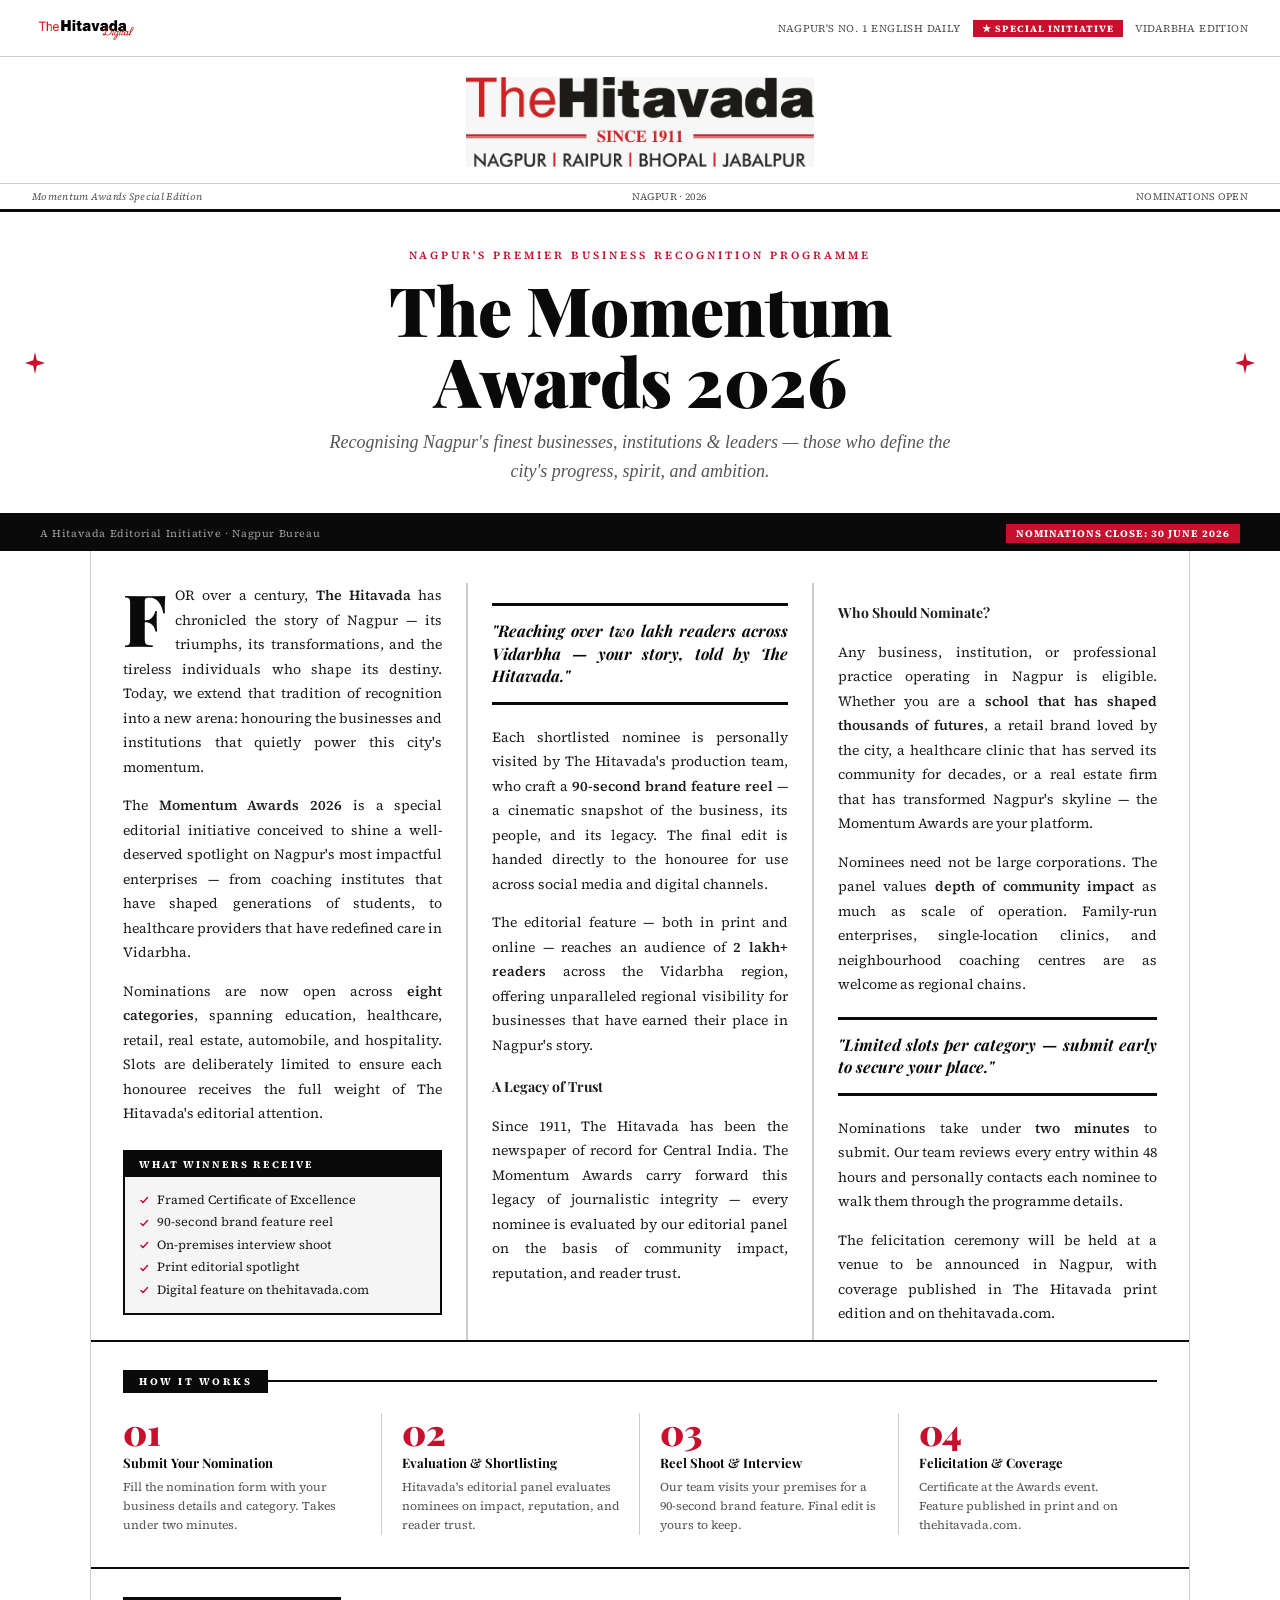
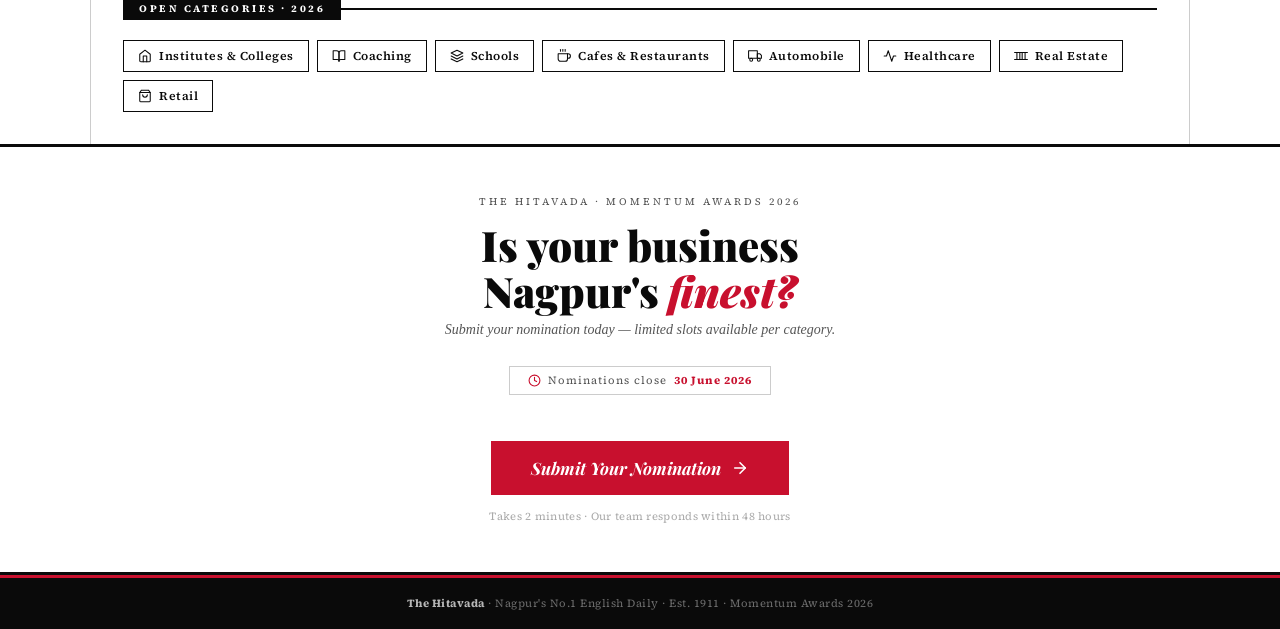
<file: index.html>
<!DOCTYPE html>
<html lang="en">
<head>
  <meta charset="UTF-8" />
  <meta name="viewport" content="width=device-width, initial-scale=1.0" />
  <title>Momentum Awards 2026 — The Hitavada</title>
  <link rel="preconnect" href="https://fonts.googleapis.com" />
  <link rel="preconnect" href="https://fonts.gstatic.com" crossorigin />
  <link href="https://fonts.googleapis.com/css2?family=Playfair+Display:ital,wght@0,400;0,700;0,900;1,400;1,700&family=IM+Fell+English:ital@0;1&family=Source+Serif+4:ital,wght@0,300;0,400;0,600;1,300;1,400&display=swap" rel="stylesheet" />
  <link rel="stylesheet" href="styles.css" />
  <style>

    /* ─── SCROLL ANIMATION BASE ─── */
    .reveal {
      opacity: 0;
      transform: translateY(28px);
      transition: opacity 0.7s cubic-bezier(.22,.68,0,1.2), transform 0.7s cubic-bezier(.22,.68,0,1.2);
    }
    .reveal.visible {
      opacity: 1;
      transform: translateY(0);
    }
    .reveal-left {
      opacity: 0;
      transform: translateX(-32px);
      transition: opacity 0.7s ease, transform 0.7s ease;
    }
    .reveal-left.visible { opacity: 1; transform: translateX(0); }

    /* word-by-word split animation */
    .word-reveal .word {
      display: inline-block;
      opacity: 0;
      transform: translateY(18px);
      transition: opacity 0.5s ease, transform 0.5s ease;
    }
    .word-reveal.visible .word { opacity: 1; transform: translateY(0); }

    /* stagger delays for children */
    .stagger > * { transition-delay: calc(var(--i, 0) * 80ms); }

    /* ─── BANNER ─── */
    .banner {
      background: #fff;
      padding: 36px 40px 28px;
      border-bottom: 3px solid var(--black);
      text-align: center;
      position: relative;
    }
    .banner::before, .banner::after {
      content: '';
      position: absolute;
      top: 50%; transform: translateY(-50%);
      width: 20px; height: 20px;
    }
    .banner::before { left: 28px; }
    .banner::after  { right: 28px; }

    /* SVG star ornaments */
    .banner-ornament {
      display: block;
      margin: 0 auto 10px;
    }

    .banner h1 {
      font-family: 'Playfair Display', serif;
      font-size: clamp(32px, 5.5vw, 68px);
      font-weight: 900;
      line-height: 1.05;
      color: var(--black);
      letter-spacing: -0.5px;
    }
    .banner h1 em { font-style: italic; color: var(--red); }
    .banner-deck {
      font-family: 'IM Fell English', serif;
      font-size: clamp(14px, 1.8vw, 18px);
      color: var(--muted);
      font-style: italic;
      margin-top: 12px;
      max-width: 640px;
      margin-left: auto;
      margin-right: auto;
      line-height: 1.6;
    }

    /* ─── BYLINE BAR ─── */
    .byline-bar {
      background: var(--black);
      color: #fff;
      padding: 8px 40px;
      display: flex;
      justify-content: space-between;
      align-items: center;
      font-size: 10.5px;
      letter-spacing: 0.6px;
    }
    .byline-bar .by { opacity: 0.6; }
    .byline-bar .deadline {
      background: var(--red);
      padding: 3px 10px;
      font-size: 10px;
      font-weight: 700;
      letter-spacing: 1px;
      text-transform: uppercase;
    }

    /* ─── PAPER BODY ─── */
    .paper-body {
      background: #fff;
      max-width: 1100px;
      margin: 0 auto;
      border-left: 1px solid var(--border);
      border-right: 1px solid var(--border);
    }

    /* ─── 3-COL LEAD ─── */
    .lead-story {
      display: grid;
      grid-template-columns: 1fr 2px 1fr 2px 1fr;
      padding: 32px 32px 0;
    }
    .col-rule { background: var(--border); }
    .lead-col { padding: 0 24px; }
    .lead-col:first-child { padding-left: 0; }
    .lead-col:last-child  { padding-right: 0; }

    .drop-cap::first-letter {
      font-family: 'Playfair Display', serif;
      font-size: 72px;
      font-weight: 900;
      line-height: 0.8;
      float: left;
      margin: 6px 8px 0 0;
      color: var(--black);
    }
    .lead-col p {
      font-size: 14px;
      line-height: 1.75;
      color: var(--ink);
      margin-bottom: 14px;
      text-align: justify;
      hyphens: auto;
    }
    .lead-col p strong { font-weight: 600; }

    .pull-quote {
      border-top: 3px solid var(--black);
      border-bottom: 3px solid var(--black);
      padding: 14px 0;
      margin: 20px 0;
      text-align: center;
    }
    .pull-quote p {
      font-family: 'Playfair Display', serif;
      font-size: 16px !important;
      font-style: italic;
      font-weight: 700;
      color: var(--black) !important;
      line-height: 1.4 !important;
      margin: 0 !important;
    }

    .col-subhead {
      font-family: 'Playfair Display', serif;
      font-size: 17px;
      font-weight: 700;
      color: var(--black);
      margin: 18px 0 8px;
      line-height: 1.2;
    }

    /* ─── WIN BOX ─── */
    .win-box {
      border: 2px solid var(--black);
      margin: 24px 0;
      background: #f5f5f5;
    }
    .win-box-head {
      background: var(--black);
      color: #fff;
      padding: 6px 14px;
      font-size: 10px;
      font-weight: 700;
      letter-spacing: 2px;
      text-transform: uppercase;
    }
    .win-box-body { padding: 12px 14px; }
    .win-box-body ul { list-style: none; font-size: 12.5px; line-height: 1.8; color: var(--ink); }
    .win-box-body ul li {
      display: flex;
      align-items: center;
      gap: 8px;
    }
    .win-box-body ul li svg { flex-shrink: 0; }

    /* ─── HOW IT WORKS ─── */
    .how-it-works {
      padding: 28px 32px 32px;
      border-top: 2px solid var(--black);
    }
    .how-grid {
      display: grid;
      grid-template-columns: repeat(4, 1fr);
      margin-top: 20px;
    }
    .how-step {
      padding: 0 20px 0 0;
      position: relative;
    }
    .how-step:not(:last-child)::after {
      content: '';
      position: absolute;
      right: 0; top: 0; height: 100%;
      width: 1px;
      background: var(--border);
    }
    .how-step:not(:first-child) { padding-left: 20px; }
    .step-n {
      font-family: 'Playfair Display', serif;
      font-size: 36px;
      font-weight: 900;
      color: var(--red);
      line-height: 1;
      margin-bottom: 6px;
    }
    .how-step h4 {
      font-family: 'Playfair Display', serif;
      font-size: 13px;
      font-weight: 700;
      color: var(--black);
      margin-bottom: 6px;
      line-height: 1.3;
    }
    .how-step p { font-size: 12px; color: var(--muted); line-height: 1.6; }

    /* ─── CATEGORIES ─── */
    .categories-section {
      border-top: 2px solid var(--black);
      padding: 28px 32px 32px;
    }
    .cat-row {
      display: flex;
      flex-wrap: wrap;
      gap: 8px;
      margin-top: 20px;
    }
    .cat-tag {
      border: 1.5px solid var(--black);
      padding: 7px 14px;
      font-size: 12px;
      font-weight: 600;
      letter-spacing: 0.5px;
      color: var(--black);
      background: #fff;
      display: inline-flex;
      align-items: center;
      gap: 7px;
    }
    .cat-tag svg { flex-shrink: 0; }

    /* ─── CTA STRIP ─── */
    .cta-strip {
      background: #fff;
      padding: 48px 40px;
      text-align: center;
      border-top: 3px solid var(--black);
      border-bottom: 3px solid var(--black);
    }
    .cta-strip .eyebrow {
      font-size: 10px;
      letter-spacing: 3px;
      text-transform: uppercase;
      color: var(--muted);
      margin-bottom: 14px;
    }
    .cta-strip h2 {
      font-family: 'Playfair Display', serif;
      font-size: clamp(24px, 4vw, 42px);
      font-weight: 900;
      color: var(--black);
      line-height: 1.1;
      margin-bottom: 8px;
    }
    .cta-strip h2 em { font-style: italic; color: var(--red); }
    .cta-strip > p {
      font-size: 14px;
      color: var(--muted);
      font-style: italic;
      font-family: 'IM Fell English', serif;
      margin-bottom: 28px;
    }
    .cta-deadline {
      display: inline-flex;
      align-items: center;
      gap: 7px;
      border: 1px solid var(--border);
      color: var(--muted);
      padding: 6px 18px;
      font-size: 11px;
      letter-spacing: 1px;
      margin-bottom: 24px;
    }
    .cta-deadline strong { color: var(--red); }

    /* ─── CTA BUTTON ─── */
    .cta-btn {
      display: inline-flex;
      align-items: center;
      gap: 10px;
      background: var(--red);
      color: #fff;
      padding: 16px 40px;
      font-family: 'Playfair Display', serif;
      font-size: 17px;
      font-weight: 700;
      font-style: italic;
      text-decoration: none;
      transition: background 0.2s, transform 0.15s, gap 0.2s;
    }
    .cta-btn:hover { background: var(--red-dark); transform: translateY(-2px); gap: 14px; }
    .cta-btn svg { transition: transform 0.2s; }
    .cta-btn:hover svg { transform: translateX(3px); }

    .cta-note { margin-top: 14px; font-size: 11px; color: #aaa; letter-spacing: 0.3px; }

    /* ─── RESPONSIVE ─── */
    @media (max-width: 720px) {
      .banner, .byline-bar, .how-it-works, .categories-section, .cta-strip { padding-left: 20px; padding-right: 20px; }
      .lead-story { grid-template-columns: 1fr; padding: 24px 20px 0; }
      .col-rule { display: none; }
      .lead-col { padding: 0 0 20px; }
      .how-grid { grid-template-columns: 1fr 1fr; gap: 24px; }
      .how-step::after { display: none; }
      .how-step { padding: 0 !important; }
    }
  </style>
</head>
<body>

  <!-- MASTHEAD -->
  <header class="masthead">
    <div class="masthead-top">
      <div class="masthead-top-logo">
        <img src="images/The Hitavada Digital Logo (1).png" alt="The Hitavada Digital" />
      </div>
      <div class="masthead-top-right">
        <span>NAGPUR'S NO. 1 ENGLISH DAILY</span>
        <span class="special-initiative">★ Special Initiative</span>
        <span>VIDARBHA EDITION</span>
      </div>
    </div>
    <div class="masthead-heading">
      <img src="images/TH 1.JPEG" alt="The Hitavada — Since 1911" />
    </div>
    <div class="masthead-bottom">
      <span class="edition">Momentum Awards Special Edition</span>
      <span>NAGPUR · 2026</span>
      <span>NOMINATIONS OPEN</span>
    </div>
  </header>

  <!-- BANNER HEADLINE -->
  <div class="banner">
    <!-- SVG ornament left -->
    <svg style="position:absolute;left:24px;top:50%;transform:translateY(-50%)" width="22" height="22" viewBox="0 0 22 22" fill="none" xmlns="http://www.w3.org/2000/svg">
      <path d="M11 0L12.8 8.2L21 11L12.8 13.8L11 22L9.2 13.8L1 11L9.2 8.2L11 0Z" fill="#C8102E"/>
    </svg>
    <!-- SVG ornament right -->
    <svg style="position:absolute;right:24px;top:50%;transform:translateY(-50%)" width="22" height="22" viewBox="0 0 22 22" fill="none" xmlns="http://www.w3.org/2000/svg">
      <path d="M11 0L12.8 8.2L21 11L12.8 13.8L11 22L9.2 13.8L1 11L9.2 8.2L11 0Z" fill="#C8102E"/>
    </svg>

    <div class="kicker reveal">Nagpur's Premier Business Recognition Programme</div>
    <h1 class="word-reveal">
      <span class="word">The</span> <span class="word" style="color:var(--red);font-style:italic">Momentum</span><br>
      <span class="word">Awards</span> <span class="word">2026</span>
    </h1>
    <p class="banner-deck reveal">Recognising Nagpur's finest businesses, institutions &amp; leaders — those who define the city's progress, spirit, and ambition.</p>
  </div>

  <!-- BYLINE BAR -->
  <div class="byline-bar">
    <span class="by">A Hitavada Editorial Initiative · Nagpur Bureau</span>
    <span class="deadline">Nominations Close: 30 June 2026</span>
  </div>

  <!-- PAPER BODY -->
  <div class="paper-body">

    <div class="lead-story">
      <div class="lead-col reveal-left">
        <p class="drop-cap">FOR over a century, <strong>The Hitavada</strong> has chronicled the story of Nagpur — its triumphs, its transformations, and the tireless individuals who shape its destiny. Today, we extend that tradition of recognition into a new arena: honouring the businesses and institutions that quietly power this city's momentum.</p>
        <p>The <strong>Momentum Awards 2026</strong> is a special editorial initiative conceived to shine a well-deserved spotlight on Nagpur's most impactful enterprises — from coaching institutes that have shaped generations of students, to healthcare providers that have redefined care in Vidarbha.</p>
        <p>Nominations are now open across <strong>eight categories</strong>, spanning education, healthcare, retail, real estate, automobile, and hospitality. Slots are deliberately limited to ensure each honouree receives the full weight of The Hitavada's editorial attention.</p>
        <div class="win-box reveal">
          <div class="win-box-head">What Winners Receive</div>
          <div class="win-box-body">
            <ul>
              <li>
                <svg width="10" height="10" viewBox="0 0 10 10" fill="none"><path d="M2 5.5L4 7.5L8.5 2.5" stroke="#C8102E" stroke-width="1.5" stroke-linecap="round" stroke-linejoin="round"/></svg>
                Framed Certificate of Excellence
              </li>
              <li>
                <svg width="10" height="10" viewBox="0 0 10 10" fill="none"><path d="M2 5.5L4 7.5L8.5 2.5" stroke="#C8102E" stroke-width="1.5" stroke-linecap="round" stroke-linejoin="round"/></svg>
                90-second brand feature reel
              </li>
              <li>
                <svg width="10" height="10" viewBox="0 0 10 10" fill="none"><path d="M2 5.5L4 7.5L8.5 2.5" stroke="#C8102E" stroke-width="1.5" stroke-linecap="round" stroke-linejoin="round"/></svg>
                On-premises interview shoot
              </li>
              <li>
                <svg width="10" height="10" viewBox="0 0 10 10" fill="none"><path d="M2 5.5L4 7.5L8.5 2.5" stroke="#C8102E" stroke-width="1.5" stroke-linecap="round" stroke-linejoin="round"/></svg>
                Print editorial spotlight
              </li>
              <li>
                <svg width="10" height="10" viewBox="0 0 10 10" fill="none"><path d="M2 5.5L4 7.5L8.5 2.5" stroke="#C8102E" stroke-width="1.5" stroke-linecap="round" stroke-linejoin="round"/></svg>
                Digital feature on thehitavada.com
              </li>
            </ul>
          </div>
        </div>
      </div>

      <div class="col-rule"></div>

      <div class="lead-col reveal" style="transition-delay:0.12s">
        <div class="pull-quote">
          <p>"Reaching over two lakh readers across Vidarbha — your story, told by The Hitavada."</p>
        </div>
        <p>Each shortlisted nominee is personally visited by The Hitavada's production team, who craft a <strong>90-second brand feature reel</strong> — a cinematic snapshot of the business, its people, and its legacy. The final edit is handed directly to the honouree for use across social media and digital channels.</p>
        <p>The editorial feature — both in print and online — reaches an audience of <strong>2 lakh+ readers</strong> across the Vidarbha region, offering unparalleled regional visibility for businesses that have earned their place in Nagpur's story.</p>
        <p class="col-subhead">A Legacy of Trust</p>
        <p>Since 1911, The Hitavada has been the newspaper of record for Central India. The Momentum Awards carry forward this legacy of journalistic integrity — every nominee is evaluated by our editorial panel on the basis of community impact, reputation, and reader trust.</p>
      </div>

      <div class="col-rule"></div>

      <div class="lead-col reveal" style="transition-delay:0.24s">
        <p class="col-subhead">Who Should Nominate?</p>
        <p>Any business, institution, or professional practice operating in Nagpur is eligible. Whether you are a <strong>school that has shaped thousands of futures</strong>, a retail brand loved by the city, a healthcare clinic that has served its community for decades, or a real estate firm that has transformed Nagpur's skyline — the Momentum Awards are your platform.</p>
        <p>Nominees need not be large corporations. The panel values <strong>depth of community impact</strong> as much as scale of operation. Family-run enterprises, single-location clinics, and neighbourhood coaching centres are as welcome as regional chains.</p>
        <div class="pull-quote">
          <p>"Limited slots per category — submit early to secure your place."</p>
        </div>
        <p>Nominations take under <strong>two minutes</strong> to submit. Our team reviews every entry within 48 hours and personally contacts each nominee to walk them through the programme details.</p>
        <p>The felicitation ceremony will be held at a venue to be announced in Nagpur, with coverage published in The Hitavada print edition and on thehitavada.com.</p>
      </div>
    </div>

    <!-- HOW IT WORKS -->
    <div class="how-it-works">
      <div class="section-divider reveal">
        <div class="label">How It Works</div>
        <div class="line"></div>
      </div>
      <div class="how-grid stagger">
        <div class="how-step reveal" style="--i:0">
          <div class="step-n">01</div>
          <h4>Submit Your Nomination</h4>
          <p>Fill the nomination form with your business details and category. Takes under two minutes.</p>
        </div>
        <div class="how-step reveal" style="--i:1">
          <div class="step-n">02</div>
          <h4>Evaluation &amp; Shortlisting</h4>
          <p>Hitavada's editorial panel evaluates nominees on impact, reputation, and reader trust.</p>
        </div>
        <div class="how-step reveal" style="--i:2">
          <div class="step-n">03</div>
          <h4>Reel Shoot &amp; Interview</h4>
          <p>Our team visits your premises for a 90-second brand feature. Final edit is yours to keep.</p>
        </div>
        <div class="how-step reveal" style="--i:3">
          <div class="step-n">04</div>
          <h4>Felicitation &amp; Coverage</h4>
          <p>Certificate at the Awards event. Feature published in print and on thehitavada.com.</p>
        </div>
      </div>
    </div>

    <!-- CATEGORIES -->
    <div class="categories-section">
      <div class="section-divider reveal">
        <div class="label">Open Categories · 2026</div>
        <div class="line"></div>
      </div>
      <div class="cat-row">
        <!-- Institutes -->
        <div class="cat-tag reveal" style="--i:0">
          <svg width="14" height="14" viewBox="0 0 24 24" fill="none" stroke="currentColor" stroke-width="1.8" stroke-linecap="round" stroke-linejoin="round"><path d="M3 9l9-7 9 7v11a2 2 0 0 1-2 2H5a2 2 0 0 1-2-2z"/><polyline points="9 22 9 12 15 12 15 22"/></svg>
          Institutes &amp; Colleges
        </div>
        <!-- Coaching -->
        <div class="cat-tag reveal" style="--i:1">
          <svg width="14" height="14" viewBox="0 0 24 24" fill="none" stroke="currentColor" stroke-width="1.8" stroke-linecap="round" stroke-linejoin="round"><path d="M2 3h6a4 4 0 0 1 4 4v14a3 3 0 0 0-3-3H2z"/><path d="M22 3h-6a4 4 0 0 0-4 4v14a3 3 0 0 1 3-3h7z"/></svg>
          Coaching
        </div>
        <!-- Schools -->
        <div class="cat-tag reveal" style="--i:2">
          <svg width="14" height="14" viewBox="0 0 24 24" fill="none" stroke="currentColor" stroke-width="1.8" stroke-linecap="round" stroke-linejoin="round"><path d="M12 2L2 7l10 5 10-5-10-5z"/><path d="M2 17l10 5 10-5"/><path d="M2 12l10 5 10-5"/></svg>
          Schools
        </div>
        <!-- Cafes -->
        <div class="cat-tag reveal" style="--i:3">
          <svg width="14" height="14" viewBox="0 0 24 24" fill="none" stroke="currentColor" stroke-width="1.8" stroke-linecap="round" stroke-linejoin="round"><path d="M18 8h1a4 4 0 0 1 0 8h-1"/><path d="M2 8h16v9a4 4 0 0 1-4 4H6a4 4 0 0 1-4-4V8z"/><line x1="6" y1="1" x2="6" y2="4"/><line x1="10" y1="1" x2="10" y2="4"/><line x1="14" y1="1" x2="14" y2="4"/></svg>
          Cafes &amp; Restaurants
        </div>
        <!-- Automobile -->
        <div class="cat-tag reveal" style="--i:4">
          <svg width="14" height="14" viewBox="0 0 24 24" fill="none" stroke="currentColor" stroke-width="1.8" stroke-linecap="round" stroke-linejoin="round"><rect x="1" y="3" width="15" height="13"/><polygon points="16 8 20 8 23 11 23 16 16 16 16 8"/><circle cx="5.5" cy="18.5" r="2.5"/><circle cx="18.5" cy="18.5" r="2.5"/></svg>
          Automobile
        </div>
        <!-- Healthcare -->
        <div class="cat-tag reveal" style="--i:5">
          <svg width="14" height="14" viewBox="0 0 24 24" fill="none" stroke="currentColor" stroke-width="1.8" stroke-linecap="round" stroke-linejoin="round"><path d="M22 12h-4l-3 9L9 3l-3 9H2"/></svg>
          Healthcare
        </div>
        <!-- Real Estate -->
        <div class="cat-tag reveal" style="--i:6">
          <svg width="14" height="14" viewBox="0 0 24 24" fill="none" stroke="currentColor" stroke-width="1.8" stroke-linecap="round" stroke-linejoin="round"><line x1="1" y1="6" x2="23" y2="6"/><line x1="1" y1="18" x2="23" y2="18"/><rect x="5" y="6" width="5" height="12"/><rect x="14" y="6" width="5" height="12"/></svg>
          Real Estate
        </div>
        <!-- Retail -->
        <div class="cat-tag reveal" style="--i:7">
          <svg width="14" height="14" viewBox="0 0 24 24" fill="none" stroke="currentColor" stroke-width="1.8" stroke-linecap="round" stroke-linejoin="round"><path d="M6 2L3 6v14a2 2 0 0 0 2 2h14a2 2 0 0 0 2-2V6l-3-4z"/><line x1="3" y1="6" x2="21" y2="6"/><path d="M16 10a4 4 0 0 1-8 0"/></svg>
          Retail
        </div>
      </div>
    </div>

  </div>

  <!-- CTA STRIP -->
  <div class="cta-strip">
    <div class="eyebrow reveal">The Hitavada · Momentum Awards 2026</div>
    <h2 class="word-reveal">
      <span class="word">Is</span> <span class="word">your</span> <span class="word">business</span><br>
      <span class="word">Nagpur's</span> <span class="word"><em>finest?</em></span>
    </h2>
    <p class="reveal">Submit your nomination today — limited slots available per category.</p>
    <div class="reveal">
      <div class="cta-deadline">
        <!-- Clock SVG -->
        <svg width="13" height="13" viewBox="0 0 24 24" fill="none" stroke="#C8102E" stroke-width="2" stroke-linecap="round" stroke-linejoin="round">
          <circle cx="12" cy="12" r="10"/><polyline points="12 6 12 12 16 14"/>
        </svg>
        Nominations close <strong>30 June 2026</strong>
      </div>
    </div>
    <br>
    <a href="form.html" class="cta-btn reveal">
      Submit Your Nomination
      <!-- Arrow SVG -->
      <svg width="18" height="18" viewBox="0 0 24 24" fill="none" stroke="currentColor" stroke-width="2.2" stroke-linecap="round" stroke-linejoin="round">
        <line x1="5" y1="12" x2="19" y2="12"/><polyline points="12 5 19 12 12 19"/>
      </svg>
    </a>
    <div class="cta-note reveal">Takes 2 minutes · Our team responds within 48 hours</div>
  </div>

  <footer class="site-footer">
    <strong>The Hitavada</strong> · Nagpur's No.1 English Daily · Est. 1911 · Momentum Awards 2026
  </footer>

  <script>
    // ── Intersection Observer for .reveal and .reveal-left
    const revealEls = document.querySelectorAll('.reveal, .reveal-left');
    const observer = new IntersectionObserver((entries) => {
      entries.forEach(entry => {
        if (entry.isIntersecting) {
          entry.target.classList.add('visible');
          observer.unobserve(entry.target);
        }
      });
    }, { threshold: 0.12 });
    revealEls.forEach(el => observer.observe(el));

    // ── Word-by-word reveal for .word-reveal
    const wordEls = document.querySelectorAll('.word-reveal');
    const wordObserver = new IntersectionObserver((entries) => {
      entries.forEach(entry => {
        if (entry.isIntersecting) {
          const words = entry.target.querySelectorAll('.word');
          words.forEach((w, i) => {
            setTimeout(() => w.style.cssText = 'opacity:1;transform:translateY(0)', i * 90);
          });
          wordObserver.unobserve(entry.target);
        }
      });
    }, { threshold: 0.2 });
    wordEls.forEach(el => wordObserver.observe(el));

    // ── Stagger cat-tags
    document.querySelectorAll('.cat-tag.reveal').forEach((el, i) => {
      el.style.transitionDelay = (i * 60) + 'ms';
    });
  </script>

</body>
</html>
</file>
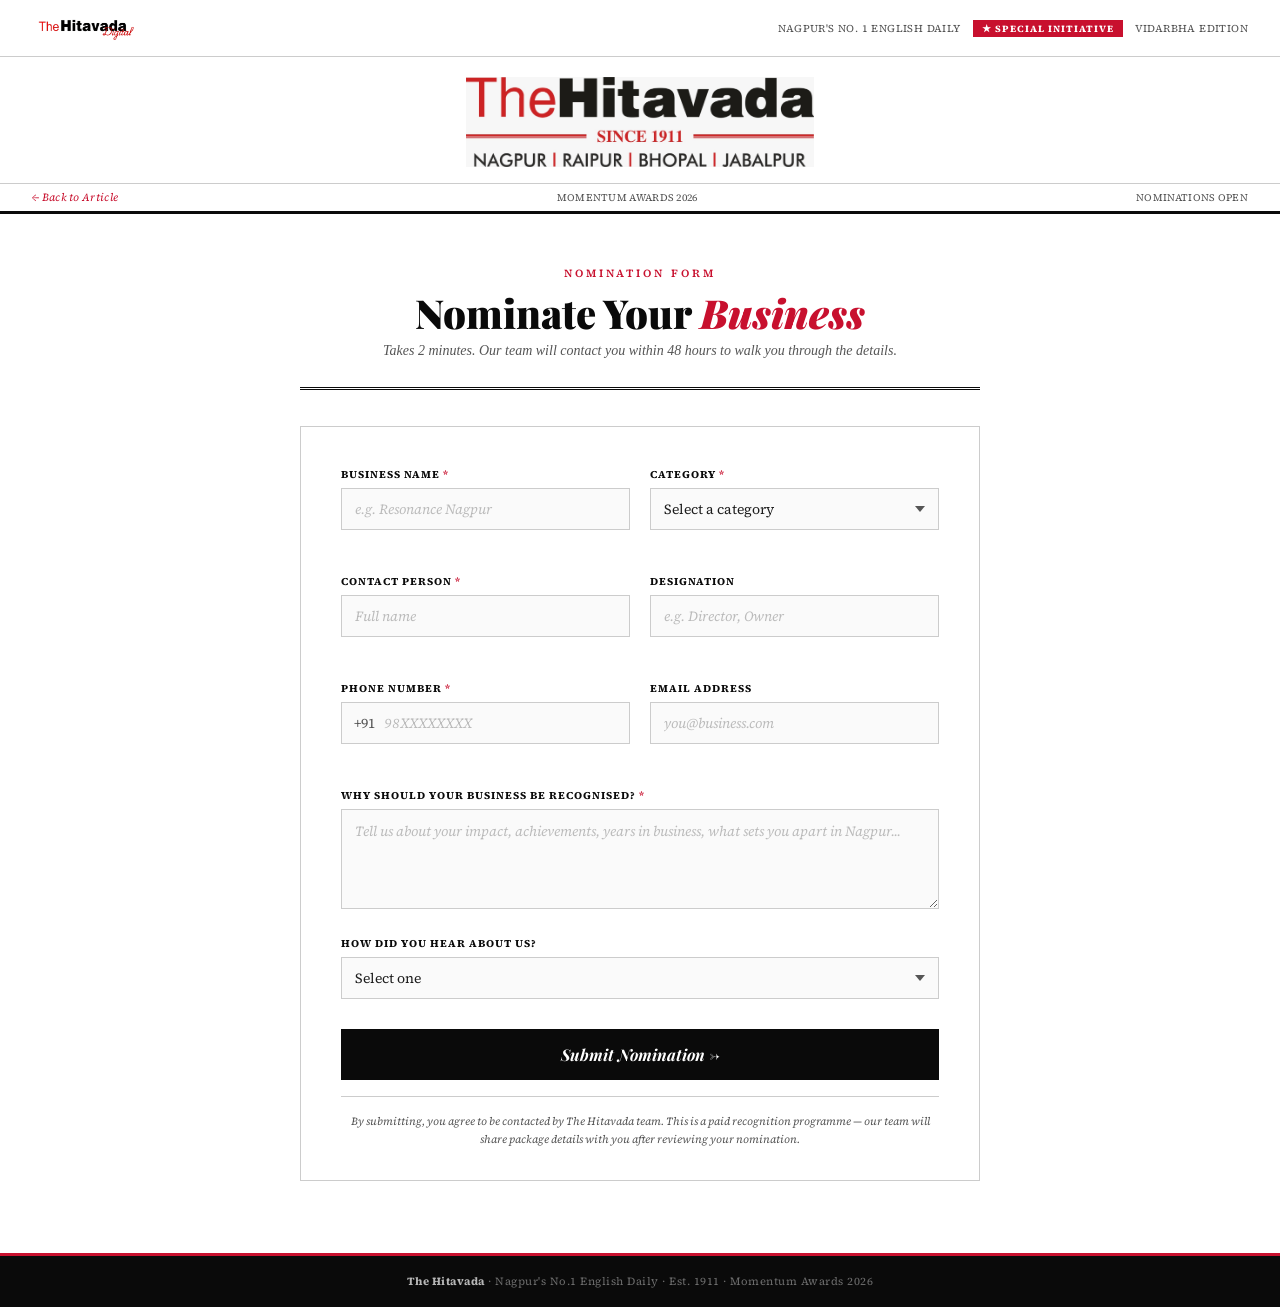
<file: form.html>
<!DOCTYPE html>
<html lang="en">
<head>
  <meta charset="UTF-8" />
  <meta name="viewport" content="width=device-width, initial-scale=1.0" />
  <title>Nominate Your Business — Momentum Awards 2026</title>
  <link rel="preconnect" href="https://fonts.googleapis.com" />
  <link rel="preconnect" href="https://fonts.gstatic.com" crossorigin />
  <link href="https://fonts.googleapis.com/css2?family=Playfair+Display:ital,wght@0,400;0,700;0,900;1,400;1,700&family=IM+Fell+English:ital@0;1&family=Source+Serif+4:ital,wght@0,300;0,400;0,600;1,300;1,400&display=swap" rel="stylesheet" />
  <link rel="stylesheet" href="styles.css" />
  <style>
    /* ─── FORM LAYOUT ─── */
    .form-outer {
      max-width: 760px;
      margin: 0 auto;
      padding: 52px 40px 72px;
    }

    .form-headline {
      text-align: center;
      margin-bottom: 36px;
      padding-bottom: 28px;
      border-bottom: 3px double var(--black);
    }
    .form-headline h1 {
      font-family: 'Playfair Display', serif;
      font-size: clamp(26px, 4vw, 40px);
      font-weight: 900;
      color: var(--black);
      line-height: 1.1;
    }
    .form-headline h1 em { font-style: italic; color: var(--red); }
    .form-headline p {
      font-size: 14px;
      color: var(--muted);
      font-style: italic;
      font-family: 'IM Fell English', serif;
      margin-top: 8px;
    }

    .form-card {
      background: #fff;
      border: 1px solid var(--border);
      padding: 40px 40px 32px;
    }

    .f-group { margin-bottom: 22px; }
    .f-row { display: grid; grid-template-columns: 1fr 1fr; gap: 20px; margin-bottom: 22px; }

    label {
      display: block;
      font-size: 10.5px;
      font-weight: 700;
      letter-spacing: 1px;
      text-transform: uppercase;
      color: var(--black);
      margin-bottom: 6px;
      font-family: 'Source Serif 4', serif;
    }
    label .req { color: var(--red); }

    input[type="text"],
    input[type="email"],
    input[type="tel"],
    select,
    textarea {
      width: 100%;
      background: #fafafa;
      border: 1.5px solid var(--border);
      padding: 10px 13px;
      font-family: 'Source Serif 4', serif;
      font-size: 14px;
      color: var(--ink);
      outline: none;
      transition: border-color 0.2s;
      appearance: none;
      -webkit-appearance: none;
      border-radius: 0;
    }
    input::placeholder, textarea::placeholder { color: #bbb; font-style: italic; }
    input:focus, select:focus, textarea:focus {
      border-color: var(--black);
      background: #fff;
    }
    select {
      background-image: url("data:image/svg+xml,%3Csvg xmlns='http://www.w3.org/2000/svg' width='10' height='6' viewBox='0 0 10 6'%3E%3Cpath d='M0 0l5 6 5-6z' fill='%23555'/%3E%3C/svg%3E");
      background-repeat: no-repeat;
      background-position: right 13px center;
      padding-right: 32px;
      cursor: pointer;
    }
    textarea { resize: vertical; min-height: 100px; line-height: 1.6; }

    .phone-wrap { position: relative; }
    .phone-prefix {
      position: absolute; left: 13px; top: 50%; transform: translateY(-50%);
      font-size: 14px; color: var(--muted);
      pointer-events: none;
    }
    .phone-wrap input { padding-left: 42px; }

    .submit-btn {
      width: 100%;
      background: var(--black);
      color: #fff;
      border: none;
      padding: 15px;
      font-family: 'Playfair Display', serif;
      font-size: 16px;
      font-weight: 700;
      font-style: italic;
      cursor: pointer;
      transition: background 0.2s;
      margin-top: 8px;
    }
    .submit-btn:hover { background: var(--red); }

    .form-disclaimer {
      margin-top: 16px;
      padding-top: 16px;
      border-top: 1px solid var(--border);
      font-size: 11px;
      color: var(--muted);
      line-height: 1.6;
      font-style: italic;
      text-align: center;
    }

    /* ─── SUCCESS STATE ─── */
    .success-state {
      display: none;
      text-align: center;
      padding: 56px 24px;
    }
    .success-state .ornament {
      font-size: 36px;
      color: var(--red);
      margin-bottom: 20px;
      display: block;
    }
    .success-state h3 {
      font-family: 'Playfair Display', serif;
      font-size: 28px;
      font-weight: 900;
      color: var(--black);
      margin-bottom: 8px;
    }
    .success-state p {
      font-size: 14px;
      color: var(--muted);
      font-style: italic;
      line-height: 1.7;
      margin-bottom: 24px;
    }
    .back-to-landing {
      display: inline-block;
      border: 1.5px solid var(--black);
      color: var(--black);
      padding: 10px 28px;
      font-family: 'Playfair Display', serif;
      font-size: 14px;
      font-weight: 700;
      text-decoration: none;
      transition: background 0.2s, color 0.2s;
    }
    .back-to-landing:hover { background: var(--black); color: #fff; }

    /* ─── RESPONSIVE ─── */
    @media (max-width: 720px) {
      .form-outer { padding: 36px 20px 56px; }
      .form-card { padding: 24px 20px; }
      .f-row { grid-template-columns: 1fr; }
    }
  </style>
</head>
<body>

  <!-- MASTHEAD -->
  <header class="masthead">
    <div class="masthead-top">
      <div class="masthead-top-logo">
        <img src="images/The Hitavada Digital Logo (1).png" alt="The Hitavada Digital" />
      </div>
      <div class="masthead-top-right">
        <span>NAGPUR'S NO. 1 ENGLISH DAILY</span>
        <span class="special-initiative">★ Special Initiative</span>
        <span>VIDARBHA EDITION</span>
      </div>
    </div>
    <div class="masthead-heading">
      <img src="images/TH 1.JPEG" alt="The Hitavada — Since 1911" />
    </div>
    <div class="masthead-bottom">
      <a href="index.html" class="back-link">← Back to Article</a>
      <span>MOMENTUM AWARDS 2026</span>
      <span>NOMINATIONS OPEN</span>
    </div>
  </header>

  <!-- FORM -->
  <div class="form-outer">
    <div class="form-headline">
      <div class="kicker">Nomination Form</div>
      <h1>Nominate Your <em>Business</em></h1>
      <p>Takes 2 minutes. Our team will contact you within 48 hours to walk you through the details.</p>
    </div>

    <div class="form-card">
      <div id="the-form">
        <div class="f-row">
          <div class="f-group">
            <label>Business Name <span class="req">*</span></label>
            <input type="text" id="businessName" placeholder="e.g. Resonance Nagpur" />
          </div>
          <div class="f-group">
            <label>Category <span class="req">*</span></label>
            <select id="category">
              <option value="" disabled selected>Select a category</option>
              <option>Institutes & Colleges</option>
              <option>Coaching</option>
              <option>Schools</option>
              <option>Cafes & Restaurants</option>
              <option>Automobile</option>
              <option>Healthcare</option>
              <option>Real Estate</option>
              <option>Retail</option>
            </select>
          </div>
        </div>

        <div class="f-row">
          <div class="f-group">
            <label>Contact Person <span class="req">*</span></label>
            <input type="text" id="contactPerson" placeholder="Full name" />
          </div>
          <div class="f-group">
            <label>Designation</label>
            <input type="text" id="designation" placeholder="e.g. Director, Owner" />
          </div>
        </div>

        <div class="f-row">
          <div class="f-group">
            <label>Phone Number <span class="req">*</span></label>
            <div class="phone-wrap">
              <span class="phone-prefix">+91</span>
              <input type="tel" id="phone" placeholder="98XXXXXXXX" maxlength="10" />
            </div>
          </div>
          <div class="f-group">
            <label>Email Address</label>
            <input type="email" id="email" placeholder="you@business.com" />
          </div>
        </div>

        <div class="f-group">
          <label>Why should your business be recognised? <span class="req">*</span></label>
          <textarea id="reason" placeholder="Tell us about your impact, achievements, years in business, what sets you apart in Nagpur..."></textarea>
        </div>

        <div class="f-group">
          <label>How did you hear about us?</label>
          <select id="referral">
            <option value="" disabled selected>Select one</option>
            <option>The Hitavada Newspaper</option>
            <option>thehitavada.com</option>
            <option>Social Media</option>
            <option>Word of Mouth</option>
            <option>WhatsApp</option>
            <option>Other</option>
          </select>
        </div>

        <button class="submit-btn" onclick="submitForm()">Submit Nomination →</button>

        <p class="form-disclaimer">
          By submitting, you agree to be contacted by The Hitavada team. This is a paid recognition programme — our team will share package details with you after reviewing your nomination.
        </p>
      </div>

      <!-- Success State -->
      <div class="success-state" id="success-state">
        <span class="ornament">✦</span>
        <h3>Nomination Received</h3>
        <p>Thank you for nominating <strong id="success-name"></strong>.<br>Our team will be in touch within 48 hours.</p>
        <a href="index.html" class="back-to-landing">← Back to Article</a>
      </div>
    </div>
  </div>

  <footer class="site-footer">
    <strong>The Hitavada</strong> · Nagpur's No.1 English Daily · Est. 1911 · Momentum Awards 2026
  </footer>

  <script>
    function submitForm() {
      const fields = {
        businessName:  document.getElementById('businessName').value.trim(),
        category:      document.getElementById('category').value,
        contactPerson: document.getElementById('contactPerson').value.trim(),
        phone:         document.getElementById('phone').value.trim(),
        reason:        document.getElementById('reason').value.trim(),
      };
      const labels = {
        businessName:  'Business Name',
        category:      'Category',
        contactPerson: 'Contact Person',
        phone:         'Phone Number',
        reason:        'Why recognised',
      };
      const missing = Object.entries(fields).filter(([, v]) => !v);
      if (missing.length) {
        alert('Please fill in: ' + missing.map(([k]) => labels[k]).join(', '));
        return;
      }
      document.getElementById('the-form').style.display = 'none';
      document.getElementById('success-state').style.display = 'block';
      document.getElementById('success-name').textContent = fields.businessName;
    }
  </script>

</body>
</html>
</file>
<file: styles.css>
/* ═══════════════════════════════════════════
   Momentum Awards 2026 — The Hitavada
   Global Stylesheet
═══════════════════════════════════════════ */

*,
*::before,
*::after {
  box-sizing: border-box;
  margin: 0;
  padding: 0;
}

:root {
  --red: #c8102e;
  --red-dark: #a00d24;
  --black: #0a0a0a;
  --ink: #1c1c1c;
  --muted: #555;
  --border: #ccc;
}

html {
  scroll-behavior: smooth;
}

body {
  background: #fff;
  color: var(--ink);
  font-family: "Source Serif 4", Georgia, serif;
  overflow-x: hidden;
}

/* ─── MASTHEAD ─── */
.masthead {
  background: #fff;
  border-bottom: 3px solid var(--black);
}

/* Top strip: logo left, meta right */
.masthead-top {
  display: flex;
  align-items: center;
  justify-content: space-between;
  padding: 10px 32px;
  border-bottom: 1px solid var(--border);
}
.masthead-top-logo img {
  height: 36px;
  width: auto;
  display: block;
  object-fit: contain;
}
.masthead-top-right {
  display: flex;
  align-items: center;
  gap: 12px;
  font-size: 10.5px;
  color: var(--muted);
  letter-spacing: 0.4px;
}
.masthead-top-right .special-initiative {
  background: var(--red);
  color: #fff;
  padding: 2px 9px;
  font-size: 9.5px;
  font-weight: 700;
  letter-spacing: 1px;
  text-transform: uppercase;
}

/* Center: TH_1 main heading logo */
.masthead-heading {
  display: flex;
  align-items: center;
  justify-content: center;
  padding: 20px 32px 16px;
  border-bottom: 1px solid var(--border);
}
.masthead-heading img {
  height: 90px;
  width: auto;
  display: block;
  object-fit: contain;
}

/* Bottom strip */
.masthead-bottom {
  display: flex;
  align-items: center;
  justify-content: space-between;
  padding: 6px 32px;
  font-size: 10px;
  color: var(--muted);
  letter-spacing: 0.3px;
}
.masthead-bottom .edition {
  font-style: italic;
}
.masthead-bottom .back-link {
  font-style: italic;
  color: var(--red);
  text-decoration: none;
  font-size: 11px;
}
.masthead-bottom .back-link:hover {
  text-decoration: underline;
}

/* ─── SHARED UTILITIES ─── */
.kicker {
  font-size: 11px;
  letter-spacing: 3px;
  text-transform: uppercase;
  color: var(--red);
  font-weight: 600;
  margin-bottom: 10px;
}

.section-divider {
  display: flex;
  align-items: center;
}
.section-divider .label {
  background: var(--black);
  color: #fff;
  padding: 5px 16px;
  font-size: 10px;
  font-weight: 700;
  letter-spacing: 2.5px;
  text-transform: uppercase;
  white-space: nowrap;
}
.section-divider .line {
  flex: 1;
  height: 2px;
  background: var(--black);
}

/* ─── FOOTER ─── */
.site-footer {
  background: var(--black);
  color: rgba(255, 255, 255, 0.4);
  text-align: center;
  padding: 18px 40px;
  font-size: 11px;
  letter-spacing: 0.5px;
  border-top: 3px solid var(--red);
}
.site-footer strong {
  color: rgba(255, 255, 255, 0.7);
}

/* ─── RESPONSIVE ─── */
@media (max-width: 720px) {
  .masthead-top,
  .masthead-heading,
  .masthead-bottom {
    padding-left: 20px;
    padding-right: 20px;
  }
  .masthead-heading img {
    height: 60px;
  }
  .masthead-top-logo img {
    height: 28px;
  }
}
</file>
